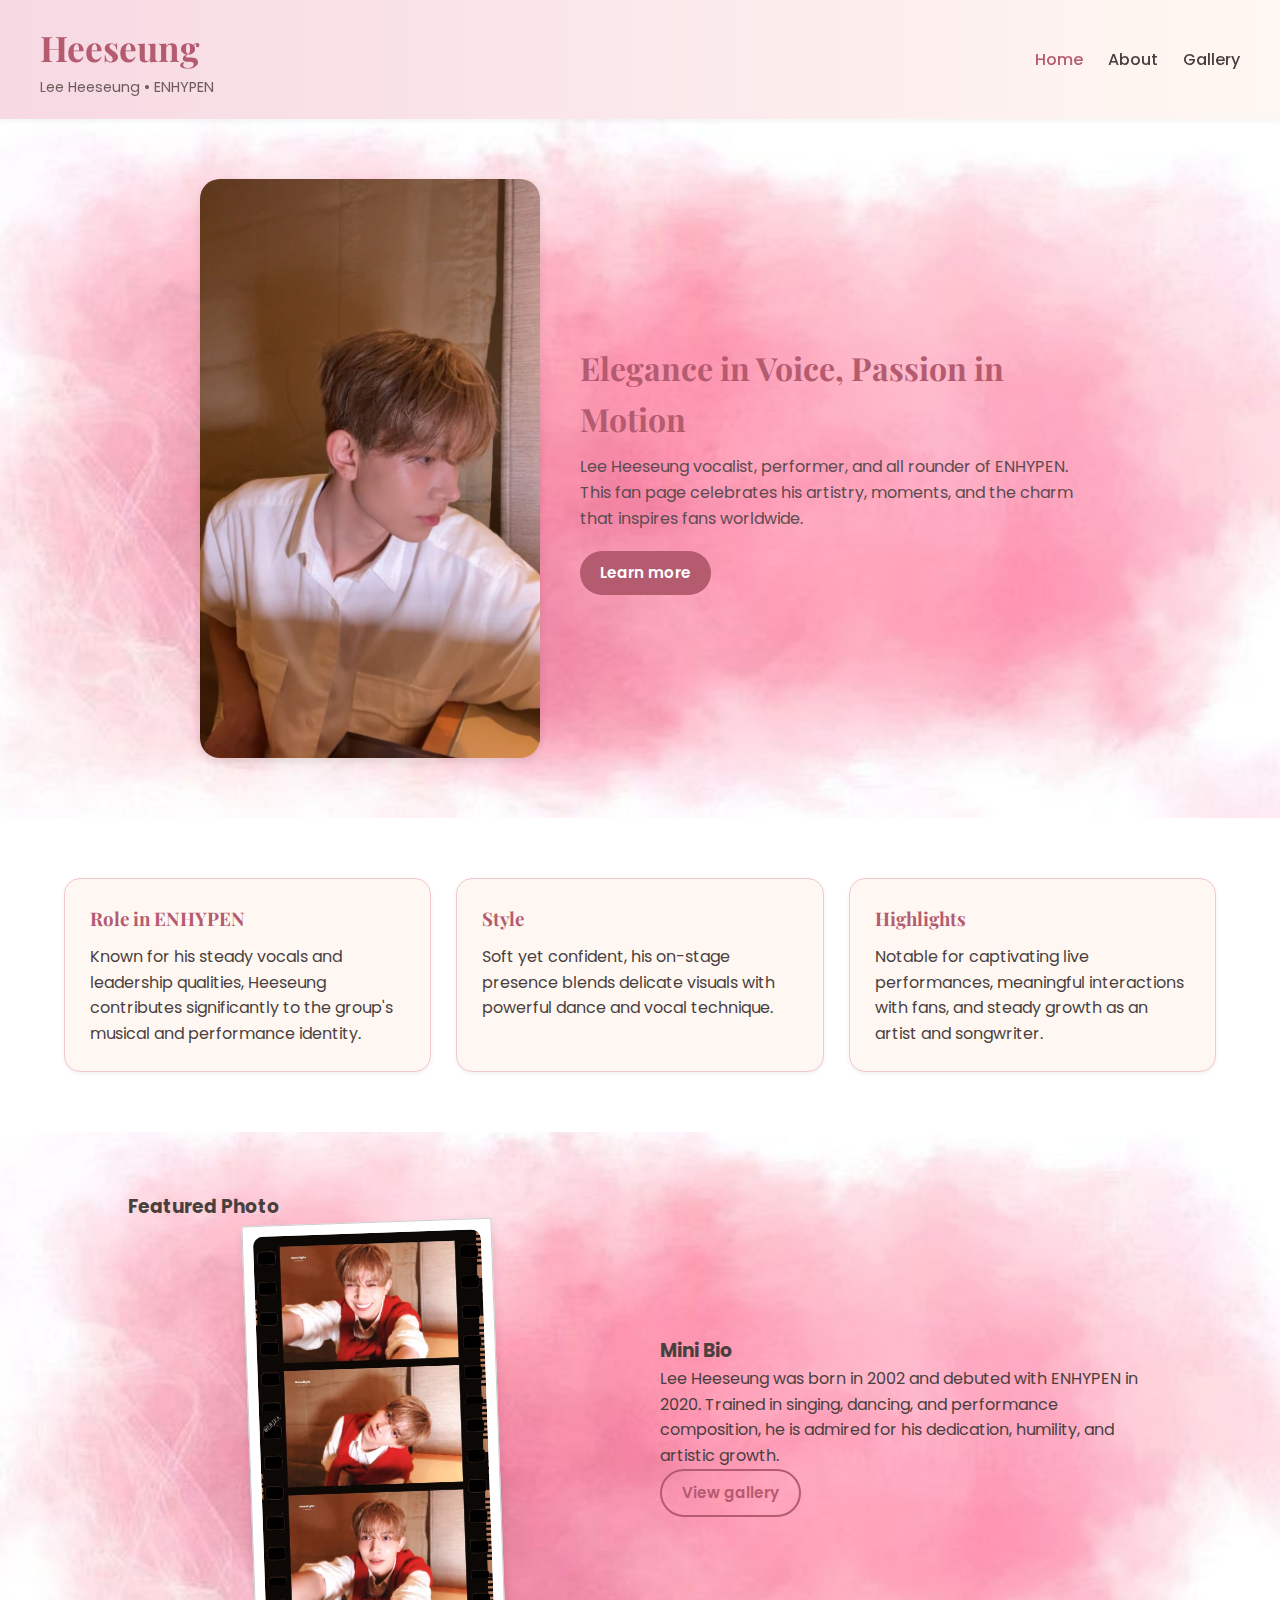
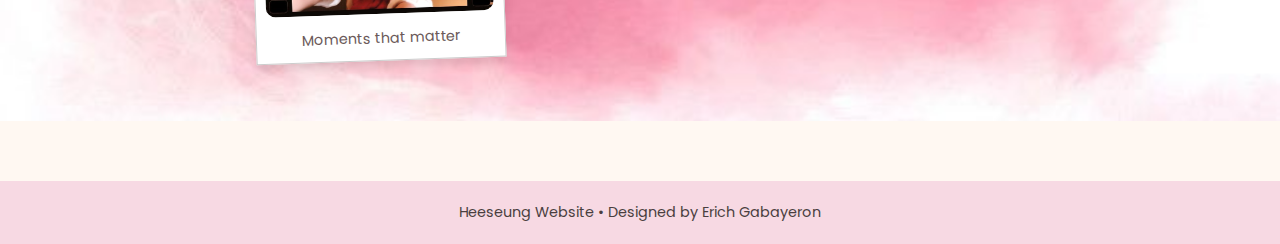
<file: index.html>
<!DOCTYPE html>
<html lang="en">
<head>
  <meta charset="utf-8" />
  <meta name="viewport" content="width=device-width, initial-scale=1" />
  <title>Lee Heeseung | ENHYPEN</title>
  
  <link href="https://fonts.googleapis.com/css2?family=Playfair+Display:wght@400;700&family=Poppins:wght@300;400;600&display=swap" rel="stylesheet">
  <link rel="stylesheet" href="style.css">
</head>
<body>
  <header class="site-header">
    <div class="header-inner">
      <div class="logo">
        <h1>Heeseung</h1>
        <p class="sub">Lee Heeseung • ENHYPEN</p>
      </div>

      <nav class="main-nav" aria-label="Main Navigation">
        <a href="index.html" class="nav-link current">Home</a>
        <a href="about.html" class="nav-link">About</a>
        <a href="gallery.html" class="nav-link">Gallery</a>
      </nav>
    </div>
  </header>

  <main>
    <section class="intro">
      <img src="mystyle/mypics/intro.jpg" alt="Lee Heeseung portrait" class="intro-image">
      <div class="intro-text">
        <h2>Elegance in Voice, Passion in Motion</h2>
        <p>Lee Heeseung vocalist, performer, and all rounder of ENHYPEN. This fan page celebrates his artistry, moments, and the charm that inspires fans worldwide.</p>
        <a href="about.html" class="btn">Learn more</a>
      </div>
    </section>

    <section class="intro-cards">
      <article class="card">
        <h3>Role in ENHYPEN</h3>
        <p>Known for his steady vocals and leadership qualities, Heeseung contributes significantly to the group's musical and performance identity.</p>
      </article>

      <article class="card">
        <h3>Style</h3>
        <p>Soft yet confident, his on-stage presence blends delicate visuals with powerful dance and vocal technique.</p>
      </article>

      <article class="card">
        <h3>Highlights</h3>
        <p>Notable for captivating live performances, meaningful interactions with fans, and steady growth as an artist and songwriter.</p>
      </article>
    </section>

    <section class="featured">
      <div class="featured-left">
        <h3>Featured Photo</h3>
        <div class="polaroid">
          <img src="mystyle/mypics/polaroid1.jpg"Heeseung polaroid">
          <p class="caption">Moments that matter</p>
        </div>
      </div>

      <div class="featured-right">
        <h3>Mini Bio</h3>
        <p>Lee Heeseung was born in 2002 and debuted with ENHYPEN in 2020. Trained in singing, dancing, and performance composition, he is admired for his dedication, humility, and artistic growth.</p>
        <a href="gallery.html" class="btn outline">View gallery</a>
      </div>
    </section>
  </main>

  <footer class="site-footer">
    <p>Heeseung Website • Designed by Erich Gabayeron</p>
  </footer>

</body>
</html>
</file>
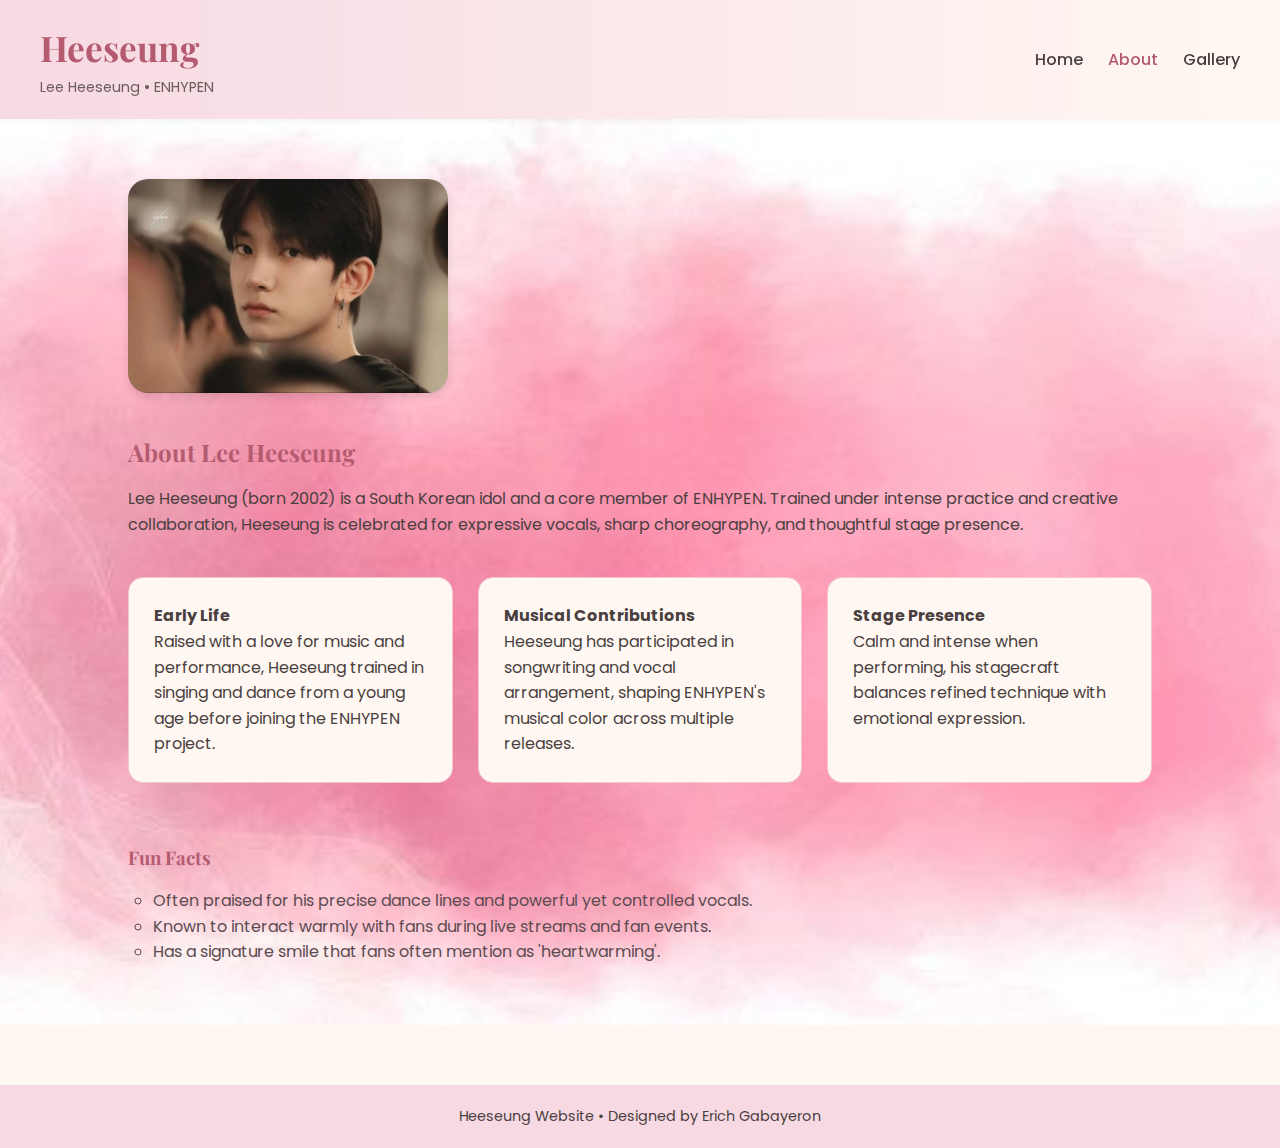
<file: about.html>
<!DOCTYPE html>
<html lang="en">
<head>
  <meta charset="utf-8" />
  <meta name="viewport" content="width=device-width, initial-scale=1" />
  <title>About | Lee Heeseung</title>

  <link href="https://fonts.googleapis.com/css2?family=Playfair+Display:wght@400;700&family=Poppins:wght@300;400;600&display=swap" rel="stylesheet">
  <link rel="stylesheet" href="style.css">
</head>
<body>
  <header class="site-header">
    <div class="header-inner">
      <div class="logo">
        <h1>Heeseung</h1>
        <p class="sub">Lee Heeseung • ENHYPEN</p>
      </div>

      <nav class="main-nav" aria-label="Main Navigation">
        <a href="index.html" class="nav-link">Home</a>
        <a href="about.html" class="nav-link current">About</a>
        <a href="gallery.html" class="nav-link">Gallery</a>
      </nav>
    </div>
  </header>

  <main class="about-wrapper">
    <section class="about-intro">
      <img src="mystyle/mypics/about pic.jpg" alt="Lee Heeseung profile" class="about-photo">
      <div class="about-text">
        <h2>About Lee Heeseung</h2>
        <p>Lee Heeseung (born 2002) is a South Korean idol and a core member of ENHYPEN. Trained under intense practice and creative collaboration, Heeseung is celebrated for expressive vocals, sharp choreography, and thoughtful stage presence.</p>
      </div>
    </section>

    <section class="bio-grid">
      <div class="bio-card">
        <h4>Early Life</h4>
        <p>Raised with a love for music and performance, Heeseung trained in singing and dance from a young age before joining the ENHYPEN project.</p>
      </div>

      <div class="bio-card">
        <h4>Musical Contributions</h4>
        <p>Heeseung has participated in songwriting and vocal arrangement, shaping ENHYPEN's musical color across multiple releases.</p>
      </div>

      <div class="bio-card">
        <h4>Stage Presence</h4>
        <p>Calm and intense when performing, his stagecraft balances refined technique with emotional expression.</p>
      </div>
    </section>

    <section class="fun-facts">
      <h3>Fun Facts</h3>
      <ul>
        <li>Often praised for his precise dance lines and powerful yet controlled vocals.</li>
        <li>Known to interact warmly with fans during live streams and fan events.</li>
        <li>Has a signature smile that fans often mention as 'heartwarming'.</li>
      </ul>
    </section>
  </main>

  <footer class="site-footer">
    <p>Heeseung Website • Designed by Erich Gabayeron</p>
  </footer>
</body>
</html>
</file>
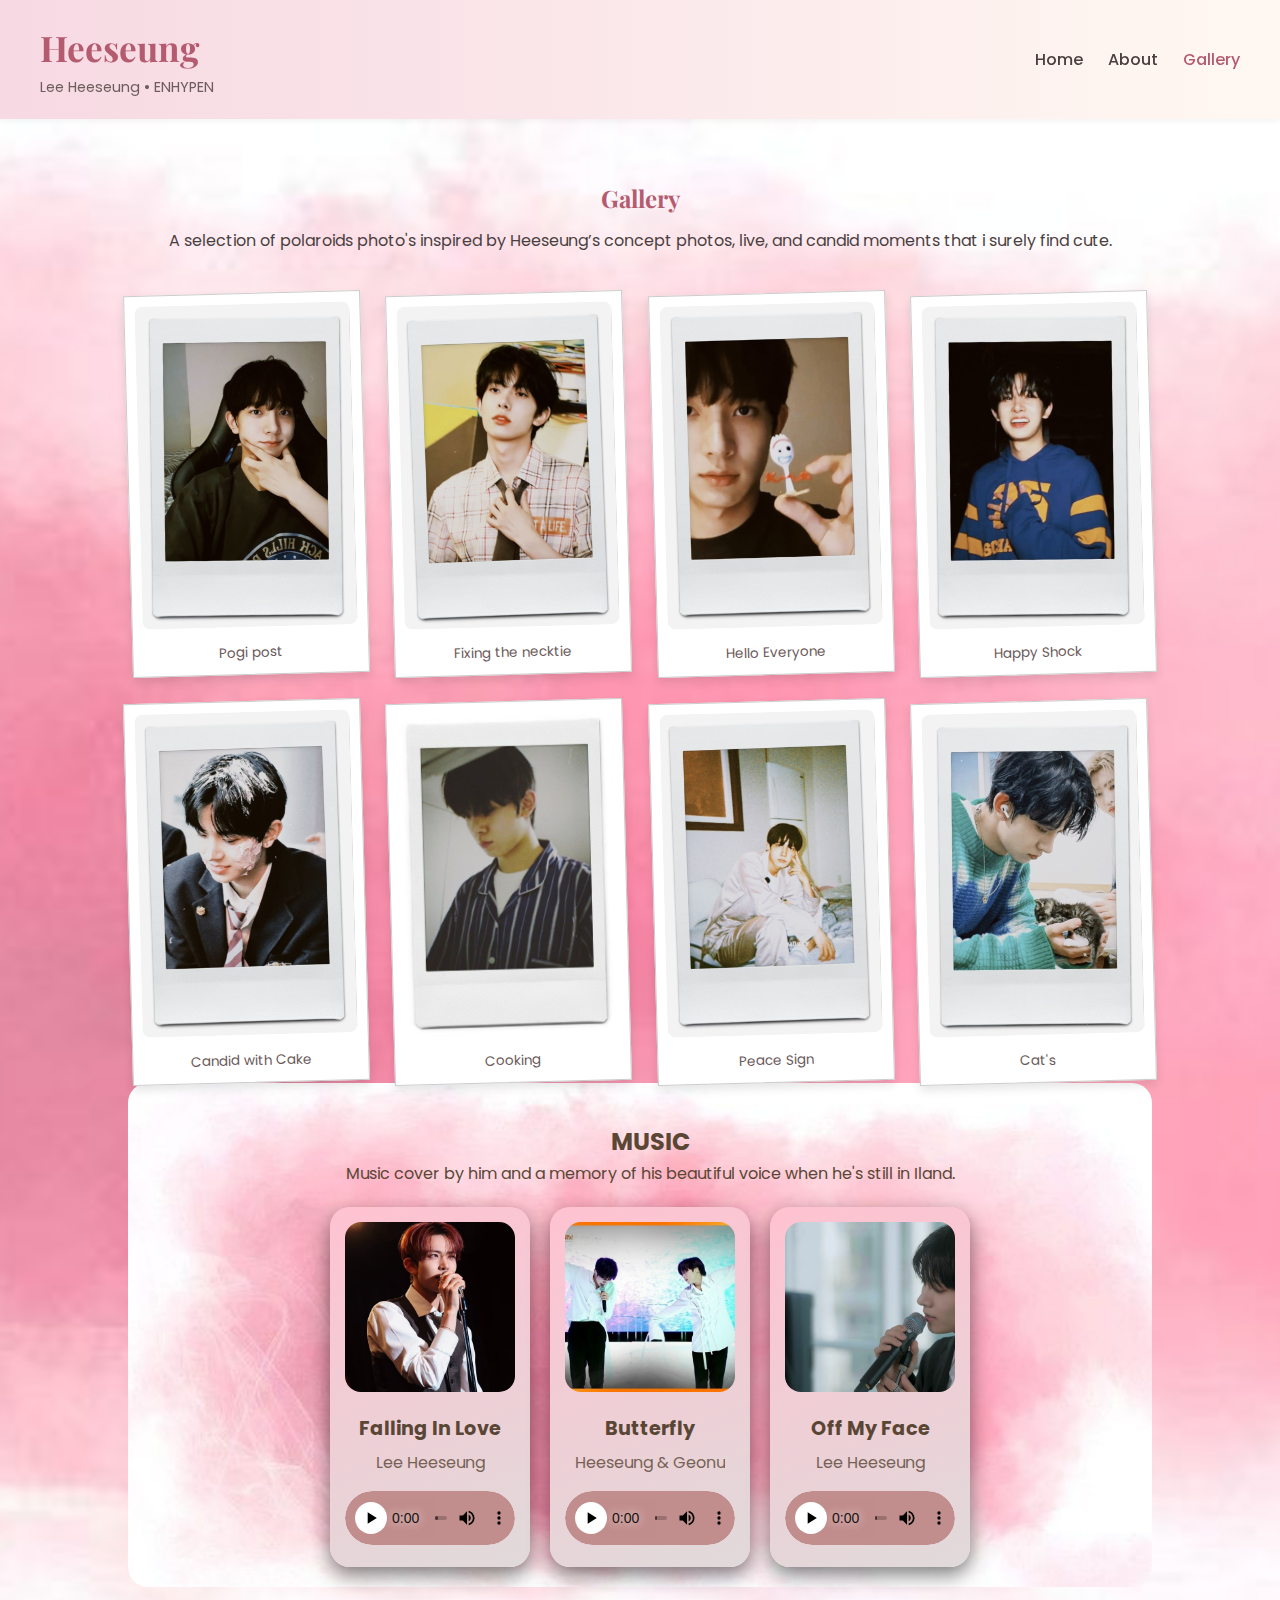
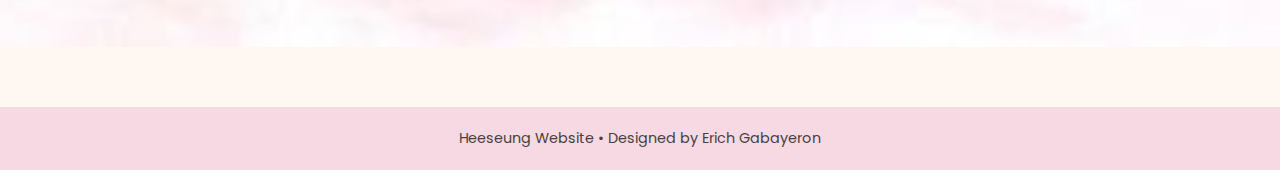
<file: gallery.html>
<!DOCTYPE html>
<html lang="en">
<head>
  <meta charset="utf-8" />
  <meta name="viewport" content="width=device-width, initial-scale=1" />
  <title>Gallery | Lee Heeseung</title>

  <link href="https://fonts.googleapis.com/css2?family=Playfair+Display:wght@400;700&family=Poppins:wght@300;400;600&display=swap" rel="stylesheet">
  <link rel="stylesheet" href="style.css">
</head>
<body>
  <header class="site-header">
    <div class="header-inner">
      <div class="logo">
        <h1>Heeseung</h1>
        <p class="sub">Lee Heeseung • ENHYPEN</p>
      </div>

      <nav class="main-nav" aria-label="Main Navigation">
        <a href="index.html" class="nav-link">Home</a>
        <a href="about.html" class="nav-link">About</a>
        <a href="gallery.html" class="nav-link current">Gallery</a>
      </nav>
    </div>
  </header>

  <main class="gallery-main">
    <section class="gallery-intro">
      <h2>Gallery</h2>
      <p>A selection of polaroids photo's inspired by Heeseung’s concept photos, live, and candid moments that i surely find cute.</p>
    </section>

    <section class="gallery-grid">
      <figure class="photo-polaroid">
        <img src="mystyle/mypics/polaroidpic1.jpg" alt="Heeseung live performance">
        <figcaption>Pogi post</figcaption>
      </figure>

      <figure class="photo-polaroid">
        <img src="mystyle/mypics/polaroidpic2.jpg" alt="Heeseung profile shot">
        <figcaption>Fixing the necktie</figcaption>
      </figure>

      <figure class="photo-polaroid">
        <img src="mystyle/mypics/polaroidpic3.jpg" alt="Heeseung portrait">
        <figcaption>Hello Everyone</figcaption>
      </figure>

      <figure class="photo-polaroid">
        <img src="mystyle/mypics/polaroidpic4.jpg" alt="Heeseung polaroid">
        <figcaption>Happy Shock</figcaption>
      </figure>

      <figure class="photo-polaroid">
        <img src="mystyle/mypics/polaroidpic5.jpg" alt="Heeseung polaroid">
        <figcaption>Candid with Cake</figcaption>
      </figure>

      <figure class="photo-polaroid">
        <img src="mystyle/mypics/polaroidpic6.jpg" alt="Heeseung polaroid">
        <figcaption>Cooking</figcaption>
      </figure>

      <figure class="photo-polaroid">
        <img src="mystyle/mypics/polaroidpic7.jpg" alt="Heeseung polaroid">
        <figcaption>Peace Sign</figcaption>
      </figure>

      <figure class="photo-polaroid">
        <img src="mystyle/mypics/polaroidpic8.jpg" alt="Heeseung polaroid">
        <figcaption>Cat's</figcaption>
      </figure>
    </section>

    <section class="music-section">
      <h2>MUSIC</h2>
      <p>Music cover by him and a memory of his beautiful voice when he's still in Iland.</p>
      <div class="music-container">
        <div class="music-card">
          <img src="mystyle/mypics/music-cover1.jpg" alt="Album Cover" class="music-cover">
          <div class="music-info">
            <h3 class="music-title">Falling In Love</h3>
            <p class="music-artist">Lee Heeseung</p>
            <audio controls class="music-player">
              <source src="mystyle/mymusic/[Cover]_ENHYPEN_HEESEUNG_-_this_is_what_falling_in_love_feels_like__원곡___JVKE_(128k).m4a" type="audio/mpeg">
            </audio>
          </div>
        </div>
        <div class="music-card">
          <img src="mystyle/mypics/music-cover2.jpg" alt="Album Cover" class="music-cover">
          <div class="music-info">
            <h3 class="music-title">Butterfly</h3>
            <p class="music-artist">Heeseung & Geonu</p>
            <audio controls class="music-player">
              <source src="mystyle/mymusic/[ENG]_[I-LAND_4회]_세_번째_테스트_총대_유닛_♬_Butterfly_I-LANDER_이건우___이희승_200717_EP.4(128k).m4a" type="audio/mpeg">
            </audio>
          </div>
        </div>
        <div class="music-card">
          <img src="mystyle/mypics/music-cover3.jpg" alt="Album Cover" class="music-cover">
          <div class="music-info">
            <h3 class="music-title">Off My Face</h3>
            <p class="music-artist">Lee Heeseung</p>
            <audio controls class="music-player">
              <source src="mystyle/mymusic/[Cover]_ENHYPEN_HEESEUNG_-_Off_My_Face__원곡___Justin_Bieber_(128k).m4a" type="audio/mpeg">
            </audio>
          </div>
        </div>
      </div>
    </section>
  </main>

  <footer class="site-footer">
    <p>Heeseung Website • Designed by Erich Gabayeron</p>
  </footer>
</body>
</html>
</file>
<file: style.css>
* {
  margin: 0;
  padding: 0;
  box-sizing: border-box;
}

body {
  font-family: "Poppins", sans-serif;
  background-color: #fff8f2;
  color: #4a3f3f;
  line-height: 1.6;
}

/*LINKS AND BUTTONS*/
a {
  text-decoration: none;
  color: inherit;
}

.btn {
  display: inline-block;
  background-color: #b55b70;
  color: #fff;
  padding: 10px 20px;
  border-radius: 25px;
  transition: 0.3s;
  font-weight: 600;
  font-size: 0.95rem;
}

.btn:hover {
  background-color: #d46f89;
}

.btn.outline {
  background: transparent;
  border: 2px solid #b55b70;
  color: #b55b70;
}

.btn.outline:hover {
  background-color: #b55b70;
  color: #fff;
}

/*HEADER AND NAVIGATION*/

.site-header {
  background: linear-gradient(to right, #f7d9e3, #fff8f2);
  padding: 20px 40px;
  box-shadow: 0 2px 6px rgba(0,0,0,0.05);
  position: sticky;
  top: 0;
  z-index: 100;
}

.header-inner {
  display: flex;
  align-items: center;
  justify-content: space-between;
  flex-wrap: wrap;
}

.logo h1 {
  font-family: "Playfair Display", serif;
  font-size: 2.2rem;
  color: #b55b70;
}

.logo .sub {
  font-size: 0.9rem;
  color: #6d5d5d;
}

.main-nav {
  display: flex;
  gap: 25px;
}

.nav-link {
  color: #4a3f3f;
  font-weight: 500;
  transition: color 0.3s;
  position: relative;
}

.nav-link:hover,
.nav-link.current {
  color: #b55b70;
}


/*INTRO SECTION*/

.intro {
  background: url(mystyle/mypics/background-cover.jpg) no-repeat center center/cover;
  display: flex;
  align-items: center;
  justify-content: center;
  flex-wrap: wrap;
  padding: 60px 10%;
  background-color: #fdeef3;
  gap: 40px;
}

.intro-image {
  width: 340px;
  border-radius: 20px;
  box-shadow: 0 4px 10px rgba(0,0,0,0.1);
}

.intro-text {
  max-width: 500px;
}

.intro-text h2 {
  font-family: "Playfair Display", serif;
  color: #b55b70;
  font-size: 2rem;
  margin-bottom: 10px;
}

.intro-text p {
  margin-bottom: 20px;
  color: #5c4b51;
}

/*INTRO CARDS*/

.intro-cards {
  display: flex;
  flex-wrap: wrap;
  justify-content: center;
  padding: 60px 5%;
  gap: 25px;
  background: #fff;
}

.card {
  background-color: #fff8f2;
  border: 1px solid #f1c6d0;
  border-radius: 16px;
  box-shadow: 0 2px 5px rgba(0,0,0,0.05);
  flex: 1 1 280px;
  padding: 25px;
  transition: 0.3s;
}

.card:hover {
  transform: translateY(-5px);
}

.card h3 {
  color: #b55b70;
  font-family: "Playfair Display", serif;
  margin-bottom: 10px;
}

/* Featured Section*/

.featured {
  background: url(mystyle/mypics/background-cover.jpg) no-repeat center center/cover;
  display: flex;
  flex-wrap: wrap;
  align-items: center;
  justify-content: space-between;
  gap: 40px;
  padding: 60px 10%;
  background-color: #fdeef3;
}

.featured-left, .featured-right {
  flex: 1 1 300px;
}

.polaroid {
  background: #fff;
  border: 1px solid #ccc;
  padding: 10px;
  box-shadow: 0 6px 10px rgba(0,0,0,0.1);
  transform: rotate(-2deg);
  text-align: center;
  width: 250px;
  margin: auto;
}

.polaroid img {
  width: 100%;
  border-radius: 10px;
}

.caption {
  font-size: 0.9rem;
  color: #6b5a5a;
  margin-top: 5px;
}

/*ABOUT*/

.about-wrapper {
  background: url(mystyle/mypics/background-cover.jpg) no-repeat center center/cover;
  padding: 60px 10%;
}

.about-intro {
  display: flex;
  flex-wrap: wrap;
  align-items: center;
  gap: 40px;
}

.about-photo {
  width: 320px;
  border-radius: 20px;
  box-shadow: 0 4px 8px rgba(0,0,0,0.1);
}

.about-text h2 {
  color: #b55b70;
  font-family: "Playfair Display", serif;
  margin-bottom: 15px;
}

.bio-grid {
  display: flex;
  flex-wrap: wrap;
  gap: 25px;
  margin-top: 40px;
}

.bio-card {
  flex: 1 1 250px;
  background-color: #fff8f2;
  border: 1px solid #f1c6d0;
  border-radius: 15px;
  padding: 25px;
}

.fun-facts {
  margin-top: 60px;
}

.fun-facts h3 {
  color: #b55b70;
  font-family: "Playfair Display", serif;
  margin-bottom: 15px;
}

.fun-facts ul {
  list-style-type: circle;
  margin-left: 25px;
  color: #5c4b51;
}

/* GALLERY*/

.gallery-main {
  background: url(mystyle/mypics/background-cover.jpg) no-repeat center center/cover;
  padding: 60px 10%;
  text-align: center;
}

.gallery-intro h2 {
  font-family: "Playfair Display", serif;
  color: #b55b70;
  margin-bottom: 10px;
}

.gallery-grid {
  display: grid;
  grid-template-columns: repeat(auto-fit, minmax(220px, 1fr));
  gap: 25px;
  margin-top: 40px;
}

.photo-polaroid {
  background: #fff;
  padding: 10px;
  border: 1px solid #ccc;
  box-shadow: 0 5px 10px rgba(0,0,0,0.1);
  transform: rotate(-1.5deg);
  transition: 0.3s;
}

.photo-polaroid:hover {
  transform: rotate(0deg) scale(1.03);
}

.photo-polaroid img {
  width: 100%;
  border-radius: 8px;
}

.photo-polaroid figcaption {
  font-size: 0.85rem;
  color: #6b5a5a;
  margin-top: 8px;
}

/* MUSIC */
.music-section { 
  background: url(mystyle/mypics/background-cover.jpg) no-repeat center center/cover;
  color: #5a4635;
  padding: 40px 20px 20px 40px;
  text-align: center;
  border-radius: 20px
}
.music-container {
  display: flex;          
  flex-direction: row;    
  justify-content: center;  
  align-items: flex-start; 
  gap: 20px;           
  flex-wrap: wrap;        
  margin-top: 20px;
}
.music-card {
  background: linear-gradient(160deg,#ffc2d1,#e0dada);
  border-radius: 20px;
  max-width: 200px;
  padding: 15px;
  box-shadow: 0 8px 20px rgba(0,0,0,0.5);
}
.music-cover {
  width: 100%;
  border-radius: 16px;
  margin-bottom: 15px;
}
.music-title { 
  color: #5a4635;
  font-size: 1.2rem;
  margin: 0;
}
.music-artist {
  color: #5a4635;
  opacity: 0.8;
  margin: 5px 0 15px;
}
.music-player {
  width: 100%;
  outline: none;
  border-radius: 30px;
}
.music-player::-webkit-media-controls-panel {
  background-color: #c28e8d;
  border-radius: 30px;
}
.music-player::-webkit-media-controls-play-button,
.music-player::-webkit-media-controls-pause-button {
  background-color: #fff;
  border-radius: 50%;
}

/*FOOTER*/

.site-footer {
  text-align: center;
  background-color: #f7d9e3;
  padding: 20px 0;
  font-size: 0.9rem;
  color: #4a3f3f;
  margin-top: 60px;
}
</file>
